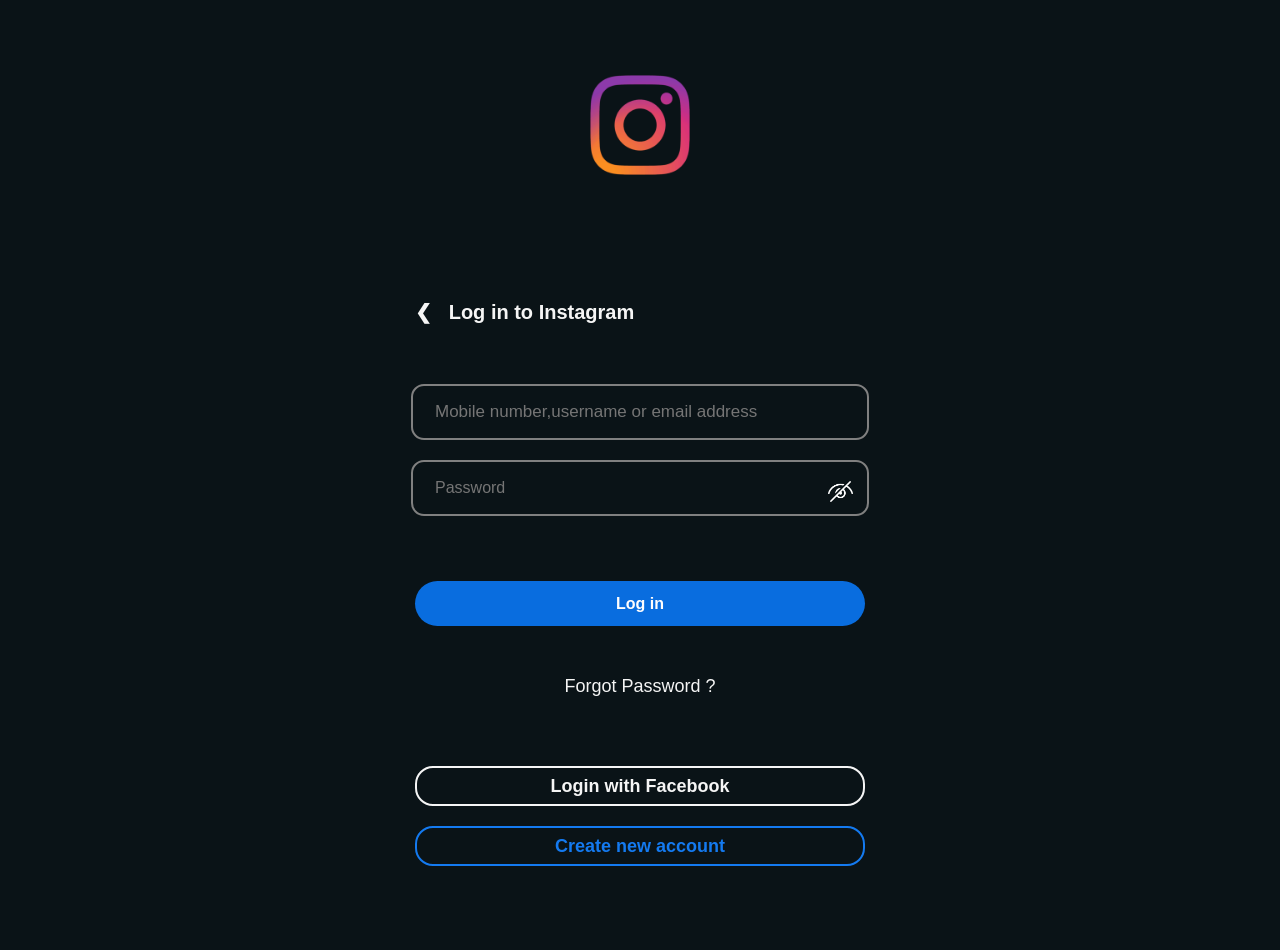
<file: index.html>
<!DOCTYPE html>
<html>
<head>

<link rel="stylesheet" href="styles/instagram-login-page.css">
<link rel="icon" href="images/Instagram_icon.png" type="image/x-icon">
<link rel="stylesheet" href="styles/basic.css">
<meta name="viewport" content="width=device-width, initial-scale=0.6">
<title>Instagram</title>

</head>


<body style="background-color: #0A1317;">
   
<div class="main-div" >

         <div  style="background-color: black;height: 950px;">

         <div>
            <img src="images/insta_logo.png" class="logo" alt="">
         </div>
            <div>
                  <div>
                     <p class="text_1">See everyday moments from</p>
                     
                  </div>
                  <div>
                     <p class="your_text">your&nbsp</p>
                     <p class="color_text">close friends.</p>

                  </div>

                  <div class="input-div" >
                     <img class="image_1"  src="images/image.png" alt="">

                  </div>


            </div>
            
            </div>
            
            <div style="background-color: rgb(51, 51, 45);"></div>
            <div style="background-color: #0A1317;height: 900px;">
         
         <div class="content-div">
            <div class="logo-div input-div">
                     <img src="images/insta_logo.png"
                     alt="" class="insta-logo">
            </div> 
            <div class="login-text">
               <p class="login_to_instagram_text">&#10094 &nbsp Log in to Instagram</p>
            </div>    
                  

            <div class="input-div">
                  <input class="username input-username" 
                  id="username"
                  onkeydown="keydown(event);"            
                  type="text"
                  placeholder="Mobile number,username or email address">

            </div>
         
            <div
                  class="password-div input-div" >
                  <button class="show-button"
                  onclick="showpassword();">
                  <img id="show-img"
                  class="show-img" 
                  src="images/hide.png"             
                  alt=""
                  ></button>

                  <input type="password"
                  onkeydown="keydown(event);"
                  id="password"
                  class="password input-password"            
                  placeholder="Password">
                  <p class="incorrect-password"></p>
                  
            </div>
            <div >
                  
                     
               
                  <button onclick="incorrect();accountPage();colorchange()"
                  class="login_button"
                  id="loginButton"           
                  >Log in </button>

         
            </div>

            <div class="input-div">
            
                  <a href="forgot-password-page.html">
                     <button class="forgot_password_text">
                        Forgot Password ?</button>
                  </a> 
            </div>
            <div class="input-div">
            
                  <a href="facebook-login.html">
                     <button class="login_with_facebook_button">
                        Login with Facebook</button>
                     </a>         
            </div>
            <div class="input-div">
                  <a href="create-account-page.html">
                     <button class="create_new_account_button">
                        Create new account </button>
                  </a>         
            </div>

            
            </div>
            </div>
      


</div>


<div class="bottom-border"></div > 

<div class="contact-div">
   

   <div style="display: inline;">
      <p class="peras">Meta</p>
      <p class="peras">About</p>
      <p class="peras">Helo</p>
      <p class="peras">API</p>
      <p class="peras">Jobs</p>
      <p class="peras">Privacy</p>
      <p class="peras">Blog</p>
      <p class="peras">Terms</p>
      <p class="peras">Locations</p>
      <p class="peras">Instagram Lite</p>
      <p class="peras">Meta AI</p>
      <p class="peras">Threads</p>
      <p class="peras">Contact Uploading & Non-Users</p>
      <p class="peras">Meta Verified</p>
      
      
   </div>

 
</div>

<div class="contact-div" >

 

   <p class="peras">English &#8964</p>
   <p class="peras"> &#169 2026 Instagram From Meta</p>



</div>

<script src="js/basic.js"></script>
<script src="js/profile-page.js"></script>

</body>
</html>
</file>
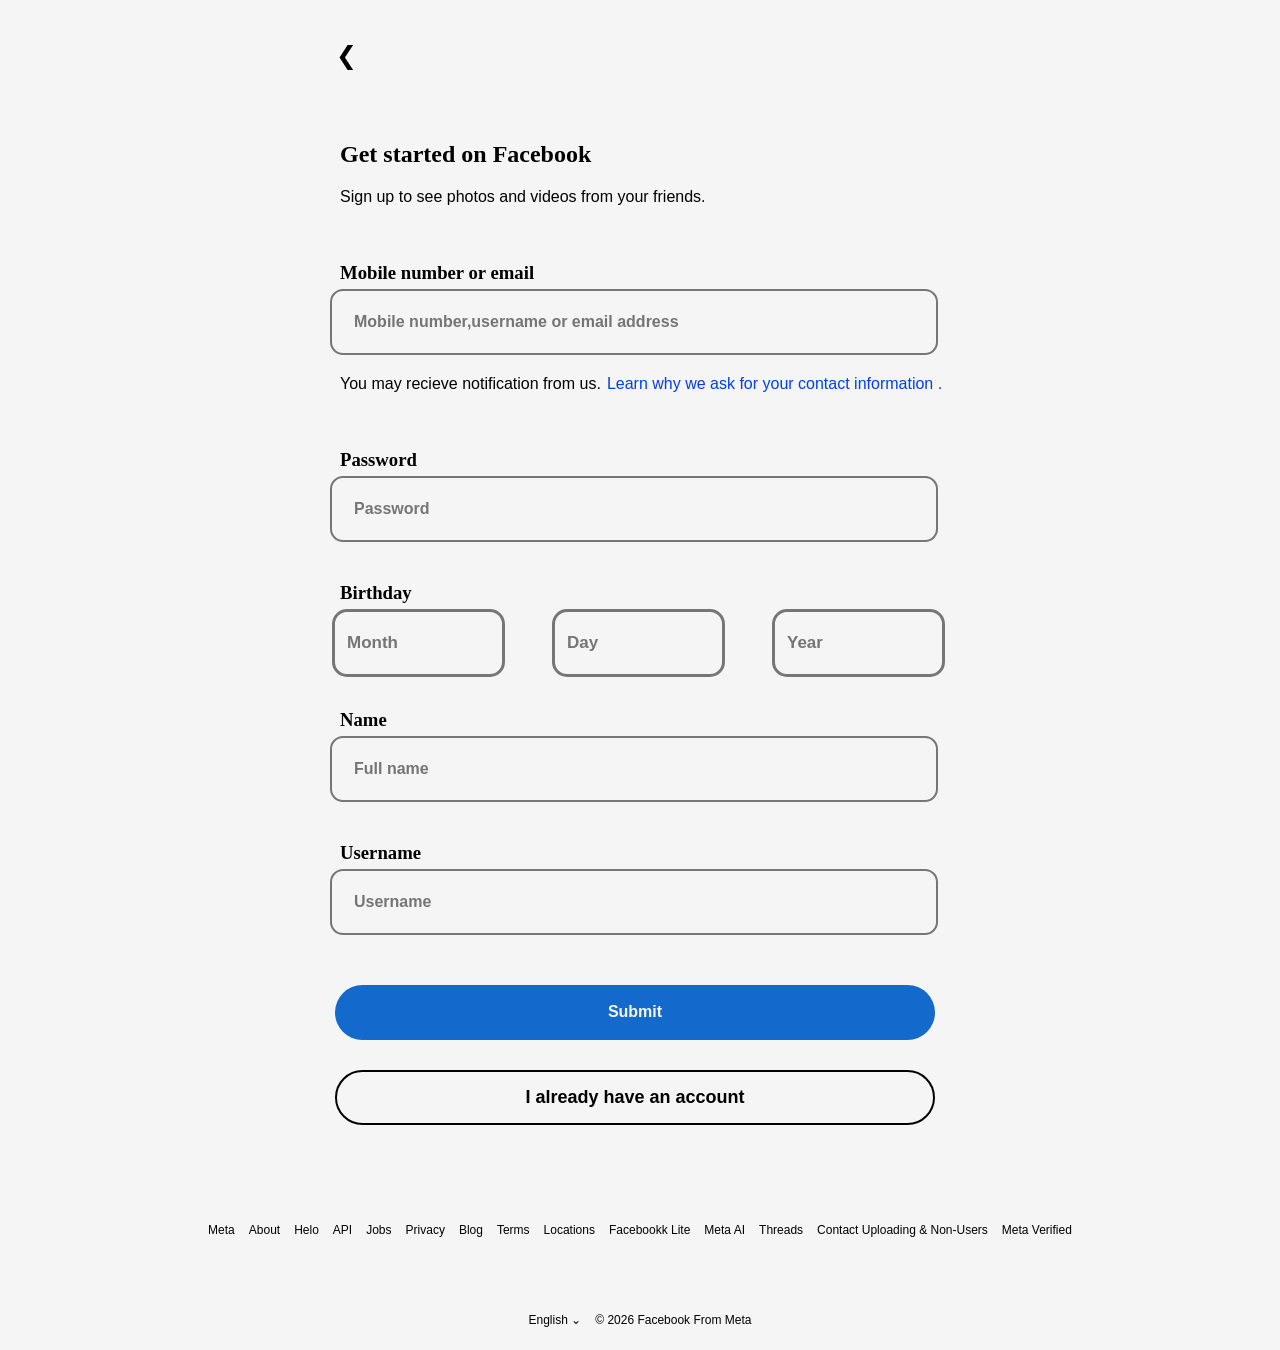
<file: create-account-page-facebook.html>
<!DOCTYPE html>
<html>

<head>
<link rel="stylesheet" href="styles/create-account-facebook.css">
<link rel="icon" href="images/facebook-logo.png" type="image/x-icon">


<title>Facebook</title>

</head>
<body>
    
    <div style="display: grid;
        grid-template-columns: 1fr 800px 1fr;
        height: 1200px;
        background-color: whitesmoke;">

        <div style="background-color:whitesmoke" >


        </div>
        <div>
            <div>
                <a href="facebook-login.html"><button class="back-button">&#10094</button></a>
                </div>
                <div><h2 style="color: black;
                padding-left: 100px;">Get started on Facebook</h2></div>

                <div>
                    <p>Sign up to see photos and videos from your friends.</p>
                </div>
                <div>
                    <h3>Mobile number or email</h3>
                </div>

                

            <div>
                <input class="username" type="text" placeholder="Mobile number,username or email address">
            </div>

            <div>
                    <div style="display: inline-block;"><p>You may recieve notification from us.</p></div>
                    <div style="display: inline-block;"><p class="blue-font">Learn why we ask for your contact information .</p></div>
            </div>

                <div><h3>Password</h3></div>

        <div >
            <input type="password" class="username" type="text" placeholder="Password">
        </div>

        <div><h3>Birthday</h3></div>

        <div style="display: flex;
        flex-direction: row;
        width: 600px;
        margin-left: 45px;

        
        
        height: 60px;">
            <div>
                <label for="month"></label>
                <input class="dob" list="months" name="month" id="month" placeholder="Month">
                <datalist id="months">
                    <option value="January"></option>
                    <option value="February"></option>
                    <option value="March"></option>
                    <option value="April"></option>
                    <option value="May"></option>
                    <option value="June"></option>
                    <option value="July"></option>
                    <option value="August"></option>
                    <option value="September"></option>
                    <option value="October"></option>
                    <option value="November"></option>
                    <option value="December"></option>
                </datalist>
            </div>
            <div>
                <label for="days"></label>
                <input class="dob" list="days" name="day" id="day" placeholder="Day">
                <datalist id="days">
                    <option value="01"></option>
                    <option value="02"></option>
                    <option value="03"></option>
                    <option value="04"></option>
                    <option value="05"></option>
                    <option value="06"></option>
                    <option value="07"></option>
                    <option value="08"></option>
                    <option value="09"></option>
                    <option value="10"></option>
                    <option value="11"></option>
                    <option value="12"></option>
                    <option value="13"></option>
                    <option value="14"></option>
                    <option value="15"></option>
                    <option value="16"></option>
                    <option value="17"></option>
                    <option value="18"></option>
                    <option value="19"></option>
                    <option value="20"></option>
                    <option value="21"></option>
                    <option value="22"></option>
                    <option value="23"></option>
                    <option value="24"></option>
                    <option value="25"></option>
                    <option value="26"></option>
                    <option value="27"></option>
                    <option value="28"></option>
                    <option value="29"></option>
                    <option value="30"></option>
                    <option value="31"></option>
                </datalist>
            </div>
            <div>
                <label for="year"></label>
                <input class="dob" list="years" name="year" id="year" placeholder="Year">
                <datalist id="years">
                  
                        <option value="1997"></option>
                        <option value="1998"></option>
                        <option value="1999"></option>
                        <option value="2000"></option>
                        <option value="2001"></option>
                        <option value="2002"></option>
                        <option value="2003"></option>
                        <option value="2004"></option>
                        <option value="2005"></option>
                        <option value="2006"></option>
                        <option value="2007"></option>
                        <option value="2008"></option>
                </datalist>
            </div>
        </div>

        <div><h3>Name</h3></div>
        <div><input class="username" type="text" placeholder="Full name"></div>


        <div><h3>Username</h3></div>
        <div><input class="username" type="text" placeholder="Username"></div>

       

        <div>
            <button class="submit-button">Submit</button>
        </div>
        <div>
            <a
             href="facebook-login.html">
            <button class="already-have-an-account-button">
            I already have an account</button>
            </a>
        </div>



        </div>
        
        <div style="background-color:whitesmoke">

        </div>


        



    </div>

     <div style="height: 80px;padding-top: 20px;display: flex;justify-content: space-between;background-color: whitesmoke;">
   <div></div>

   <div style="display: inline;">
      <p class="peras">Meta</p>
      <p class="peras">About</p>
      <p class="peras">Helo</p>
      <p class="peras">API</p>
      <p class="peras">Jobs</p>
      <p class="peras">Privacy</p>
      <p class="peras">Blog</p>
      <p class="peras">Terms</p>
      <p class="peras">Locations</p>
      <p class="peras">Facebookk Lite</p>
      <p class="peras">Meta AI</p>
      <p class="peras">Threads</p>
      <p class="peras">Contact Uploading & Non-Users</p>
      <p class="peras">Meta Verified</p>
      
      
   </div>

   <div></div>


</div>

<div style="height: 40px;padding-top: 10px;display: flex;justify-content: center;background-color:whitesmoke;">
<div></div>
 <div>
<p class="peras">English &#8964</p>
 <p class="peras"> &#169 2026 Facebook From Meta</p>

 </div>


 <div></div>
</div>



</div>
</body>

</html>
</file>
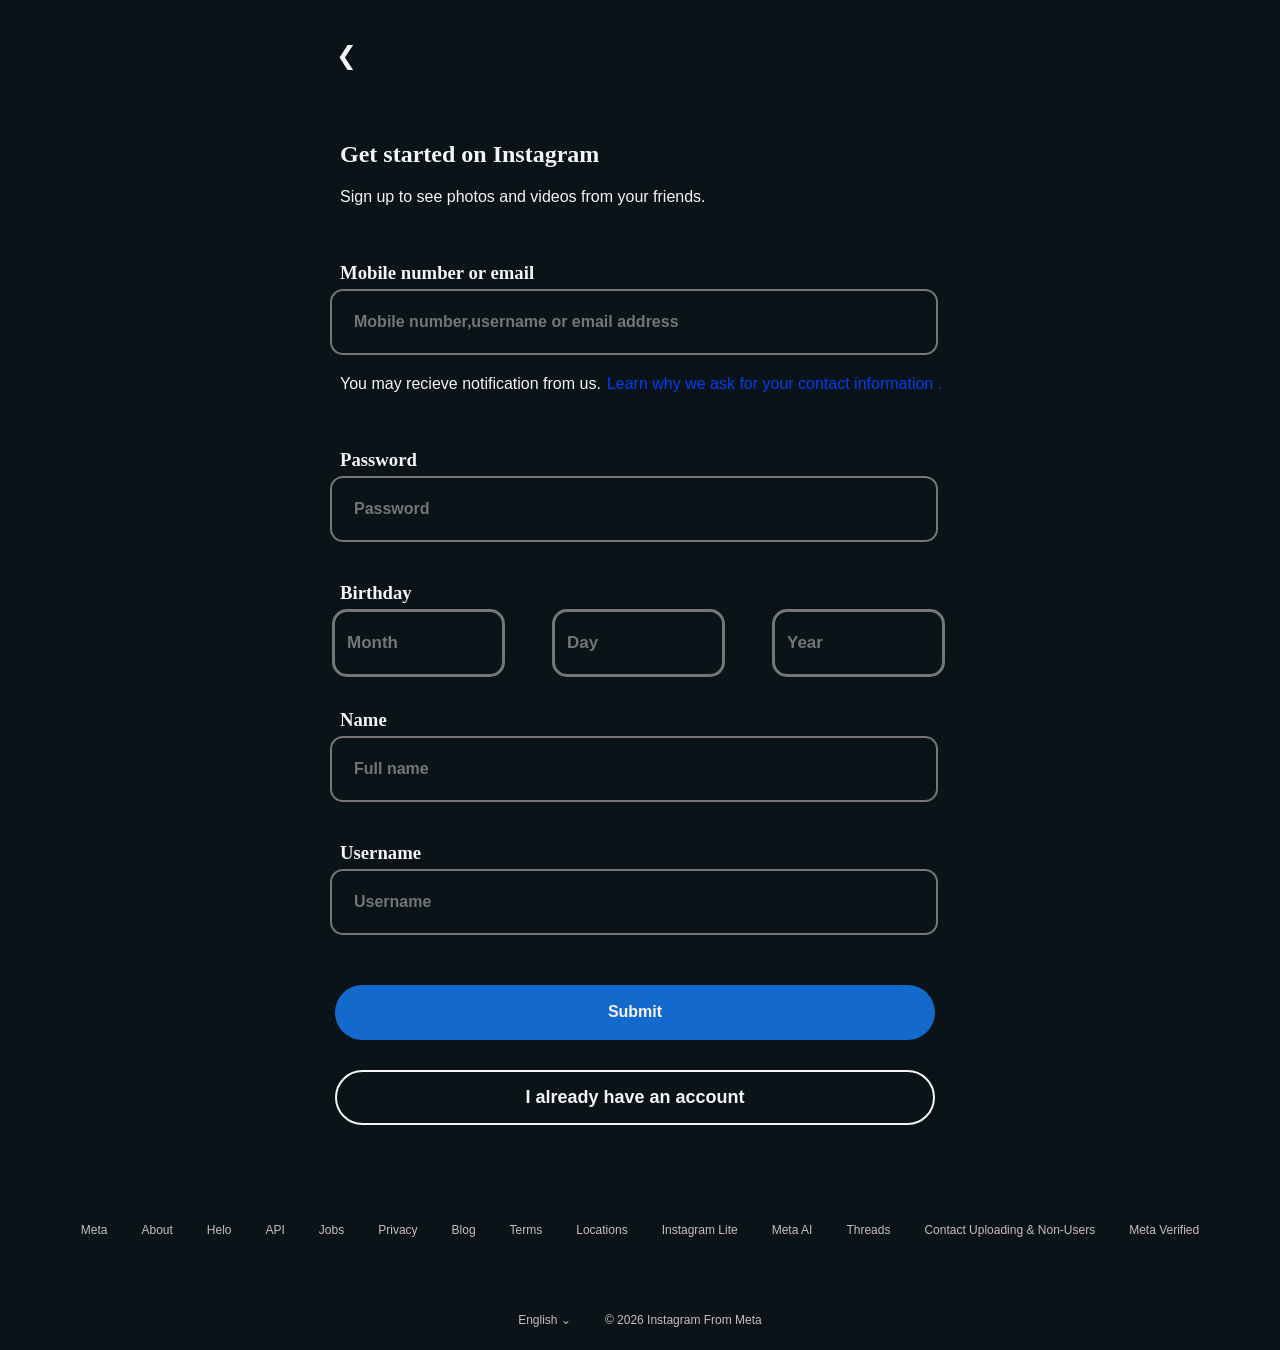
<file: create-account-page.html>
<!DOCTYPE html>
<html>

<head>
<link rel="stylesheet" href="styles/create-account.css">
<link rel="stylesheet" href="styles/basic.css">
<link rel="icon" href="images/Instagram_icon.png" type="image/x-icon">


<title>Instagram</title>

</head>
<body>
    
    <div style="display: grid;
        grid-template-columns: 1fr 800px 1fr;
        height: 1200px;
        background-color: #0A1317;">

        <div style="background-color:#0A1317" >


        </div>
        <div>
            <div>
                    <a href="index.html"><button class="back-button">&#10094</button></a>
                </div>
                <div><h2 style="color: whitesmoke;
                padding-left: 100px;">Get started on Instagram</h2></div>

                <div>
                    <p>Sign up to see photos and videos from your friends.</p>
                </div>
                <div>
                    <h3>Mobile number or email</h3>
                </div>

                

            <div>
                <input class="username" type="text" placeholder="Mobile number,username or email address">
            </div>

            <div>
                    <div style="display: inline-block;"><p>You may recieve notification from us.</p></div>
                    <div style="display: inline-block;"><p class="blue-font">Learn why we ask for your contact information .</p></div>
            </div>

                <div><h3>Password</h3></div>

        <div >
            <input type="password" class="username" type="text" placeholder="Password">
        </div>

        <div><h3>Birthday</h3></div>

        <div style="display: flex;
        flex-direction: row;
        width: 600px;
        margin-left: 45px;

        
        
        height: 60px;">
            <div>
                <label for="month"></label>
                <input class="dob" list="months" name="month" id="month" placeholder="Month">
                <datalist id="months">
                    <option value="January"></option>
                    <option value="February"></option>
                    <option value="March"></option>
                    <option value="April"></option>
                    <option value="May"></option>
                    <option value="June"></option>
                    <option value="July"></option>
                    <option value="August"></option>
                    <option value="September"></option>
                    <option value="October"></option>
                    <option value="November"></option>
                    <option value="December"></option>
                </datalist>
            </div>
            <div>
                <label for="days"></label>
                <input class="dob" list="days" name="day" id="day" placeholder="Day">
                <datalist id="days">
                    <option value="01"></option>
                    <option value="02"></option>
                    <option value="03"></option>
                    <option value="04"></option>
                    <option value="05"></option>
                    <option value="06"></option>
                    <option value="07"></option>
                    <option value="08"></option>
                    <option value="09"></option>
                    <option value="10"></option>
                    <option value="11"></option>
                    <option value="12"></option>
                    <option value="13"></option>
                    <option value="14"></option>
                    <option value="15"></option>
                    <option value="16"></option>
                    <option value="17"></option>
                    <option value="18"></option>
                    <option value="19"></option>
                    <option value="20"></option>
                    <option value="21"></option>
                    <option value="22"></option>
                    <option value="23"></option>
                    <option value="24"></option>
                    <option value="25"></option>
                    <option value="26"></option>
                    <option value="27"></option>
                    <option value="28"></option>
                    <option value="29"></option>
                    <option value="30"></option>
                    <option value="31"></option>
                </datalist>
            </div>
            <div>
                <label for="year"></label>
                <input class="dob" list="years" name="year" id="year" placeholder="Year">
                <datalist id="years">
                  
                        <option value="1997"></option>
                        <option value="1998"></option>
                        <option value="1999"></option>
                        <option value="2000"></option>
                        <option value="2001"></option>
                        <option value="2002"></option>
                        <option value="2003"></option>
                        <option value="2004"></option>
                        <option value="2005"></option>
                        <option value="2006"></option>
                        <option value="2007"></option>
                        <option value="2008"></option>
                </datalist>
            </div>
        </div>

        <div><h3>Name</h3></div>
        <div><input class="username" type="text" placeholder="Full name"></div>


        <div><h3>Username</h3></div>
        <div><input class="username" type="text" placeholder="Username"></div>

       

        <div>
            <button class="submit-button">Submit</button>
        </div>
        <div>
            <a href="index.html">            <button class="already-have-an-account-button">I already have an account</button>
</a>
        </div>



        </div>
        
        <div style="background-color:#0A1317">

        </div>


        



    </div>

     <div style="height: 80px;padding-top: 20px;display: flex;justify-content: space-between;background-color: #0A1317;">
   <div></div>

   <div style="display: inline;">
      <p class="peras">Meta</p>
      <p class="peras">About</p>
      <p class="peras">Helo</p>
      <p class="peras">API</p>
      <p class="peras">Jobs</p>
      <p class="peras">Privacy</p>
      <p class="peras">Blog</p>
      <p class="peras">Terms</p>
      <p class="peras">Locations</p>
      <p class="peras">Instagram Lite</p>
      <p class="peras">Meta AI</p>
      <p class="peras">Threads</p>
      <p class="peras">Contact Uploading & Non-Users</p>
      <p class="peras">Meta Verified</p>
      
      
   </div>

   <div></div>


</div>

<div style="height: 40px;padding-top: 10px;display: flex;justify-content: center;background-color:#0A1317;">
<div></div>
 <div>
<p class="peras">English &#8964</p>
 <p class="peras"> &#169 2026 Instagram From Meta</p>

 </div>


 <div></div>
</div>



</div>
</body>

</html>
</file>
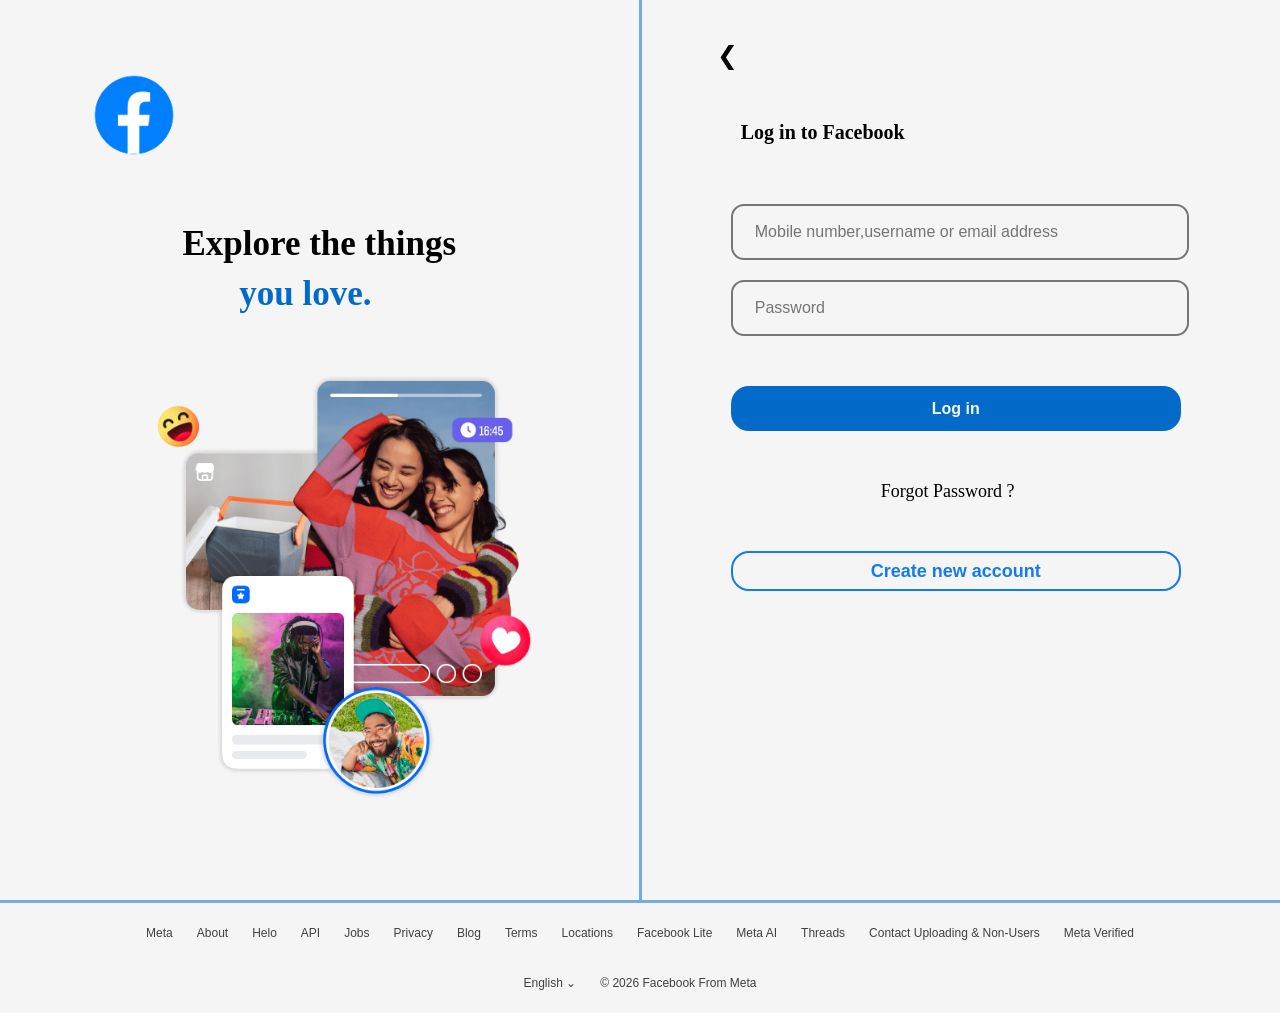
<file: facebook-login.html>
<!DOCTYPE html>
<html>
<head>

<link rel="stylesheet" href="styles/facebook-login.css">
<link rel="icon" href="images/facebook-logo.png" type="image/x-icon">
<link rel="stylesheet" href="styles/basic.css">

<title>Facebook</title>

</head>


<body >
   
<div style="display: grid;
grid-template-columns: 1fr 500px 1fr 3px 1fr 500px 1fr;
">

<div style="background-color: whitesmoke;"></div>
<div style="background-color:whitesmoke;height: 900px;">

   <div>
      <img src="images/facebook-logo.png" class="logo" alt="">
   </div>
      <div>
            <div>
                <p class="text_1">Explore the things</p>
                
            </div>
            <div>
               
               <p class="color_text">you love.</p>

            </div>

            <div>
               <img class="image_1"  src="images/facebook-img.png" alt="">

            </div>


      </div>
      
</div>
<div style="background-color: whitesmoke;"></div>
<div style="background-color: rgb(117, 173, 224);"></div>


<div style="background-color: whitesmoke;"></div>
<div style="background-color:whitesmoke ;height: 900px;">
   <div>
    <div>
      <a
       href="index.html">
       <button class="back-button">&#10094</button>
      
      </a>
   </div>
    
    <p class="login-to-facebook-text">&nbsp Log in to Facebook</p>
      <div>
            <input class="username" type="text" placeholder="Mobile number,username or email address">
        </div>
        <div >
            <input type="password" class="password" type="text" placeholder="Password">
        </div>
        <div>
            <button class="login_button">Log in </button>
        </div>
        <div>

         
<div>
    <a href="forgot-password-page-facebook.html"class="forgot_password_text">Forgot Password ?
</a>
</div>          
        </div>
        
        <div>
<a href="create-account-page-facebook.html"><button class="create_new_account_button">Create new account </button>
</a>         
        </div>

       
</div>
</div>
<div style="background-color: whitesmoke;"></div>


</div>

     
   
</div>


<div>

<div style="height: 3px;background-color:rgb(117, 173, 224);"></div > 

</div>


<div style="height: 40px;padding-top: 20px;display: flex;justify-content: space-between;">
   <div></div>

   <div style="display: inline;">
      <p class="peras-1">Meta</p>
      <p class="peras-1">About</p>
      <p class="peras-1">Helo</p>
      <p class="peras-1">API</p>
      <p class="peras-1">Jobs</p>
      <p class="peras-1">Privacy</p>
      <p class="peras-1">Blog</p>
      <p class="peras-1">Terms</p>
      <p class="peras-1">Locations</p>
      <p class="peras-1">Facebook Lite</p>
      <p class="peras-1">Meta AI</p>
      <p class="peras-1">Threads</p>
      <p class="peras-1">Contact Uploading & Non-Users</p>
      <p class="peras-1">Meta Verified</p>
      
      
   </div>

   <div></div>


</div>

<div style="height: 40px;padding-top: 10px;display: flex;justify-content: center;">
<div></div>
 <div>
<p class="peras-1">English &#8964</p>
 <p class="peras-1"> &#169 2026 Facebook From Meta</p>

 </div>


 <div></div>
</div>



</body>


</html>
</file>
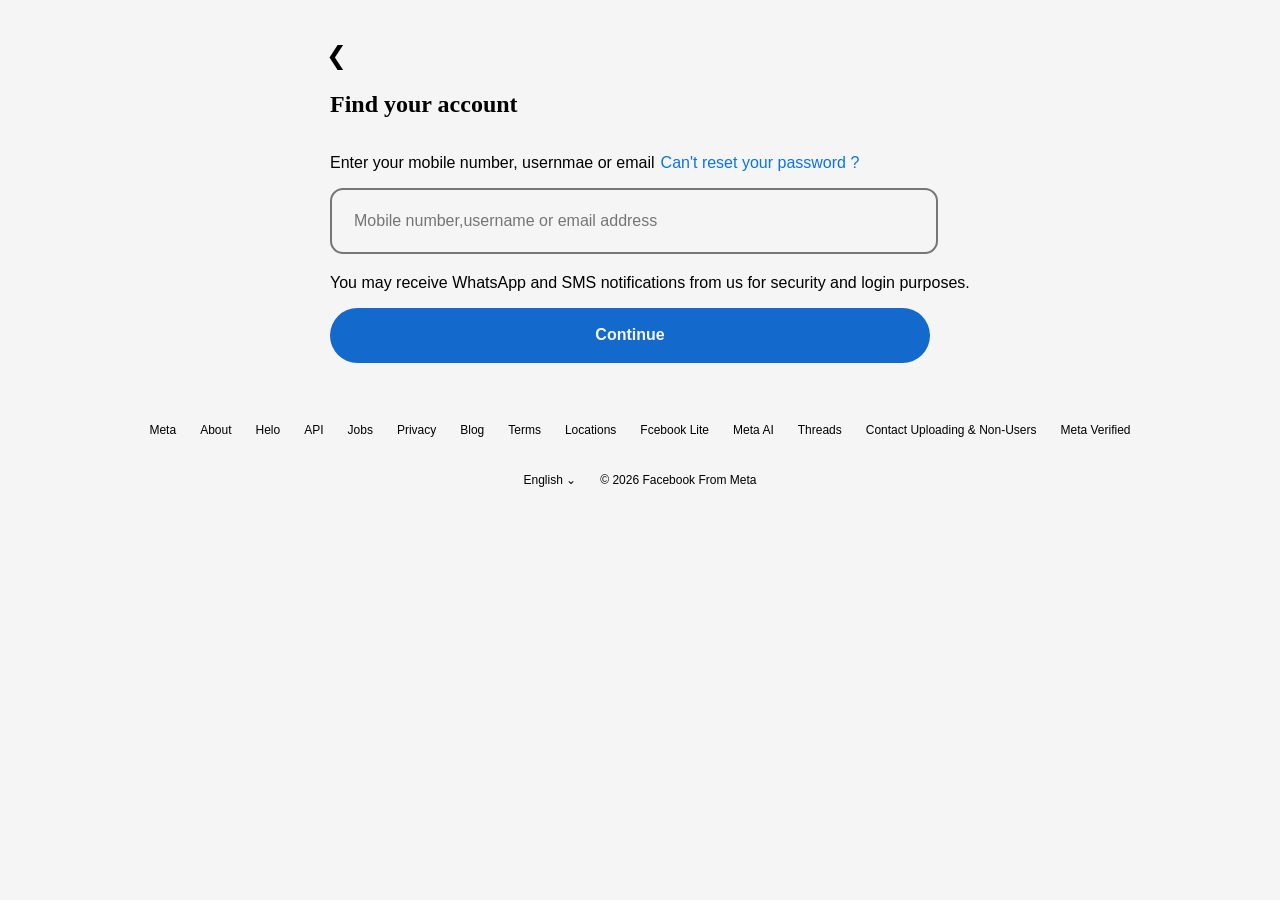
<file: forgot-password-page-facebook.html>
<!DOCTYPE html>
<html>

<head>

<link rel="stylesheet" href="styles/forgot-password-facebook.css">
<link rel="icon" href="images/facebook-logo.png" type="image/x-icon">

<meta name="viewport" content="width=device-width, initial-scale=1.0">
<title>Instagram</title>

</head>

<body >

        <div style="display: grid;
        grid-template-columns: 1fr 900px 1fr;
        height: 400px;">
            <div style="background-color: whitesmoke;">

            </div>
            <div style="background-color: whitesmoke;">

                <div>
                    <a href="facebook-login.html"><button class="back-button">&#10094</button></a>
                </div>
                <div><h2 style="color: black;
                padding-left: 140px;">Find your account</h2></div>
                <div>

                    <div  style="display: inline-block;">
                        <p>Enter your mobile number, usernmae or email</p>

 
                    </div>
                    <div  style="display: inline-block;">
                        <p class="reset-your-password">Can't reset your password ?</p>
                    </div>

                </div>
                <div>
            <div>
                <input class="username" type="text" placeholder="Mobile number,username or email address">
            </div>
                </div>
                <div>
                    <p>You may receive WhatsApp and SMS notifications from us for security and login purposes.</p>
                </div>
                <div>
                <div>
                <button class="login_button">Continue</button>
                </div>
                </div>

            </div>
            <div style="background-color: whitesmoke;">
                
            </div>

        </div>

        <div style="height: 40px;padding-top: 20px;display: flex;justify-content: space-between;">
   <div></div>

   <div style="display: inline;">
      <p class="peras">Meta</p>
      <p class="peras">About</p>
      <p class="peras">Helo</p>
      <p class="peras">API</p>
      <p class="peras">Jobs</p>
      <p class="peras">Privacy</p>
      <p class="peras">Blog</p>
      <p class="peras">Terms</p>
      <p class="peras">Locations</p>
      <p class="peras">Fcebook Lite</p>
      <p class="peras">Meta AI</p>
      <p class="peras">Threads</p>
      <p class="peras">Contact Uploading & Non-Users</p>
      <p class="peras">Meta Verified</p>
      
      
   </div>

   <div></div>


</div>
<div style="height: 40px;padding-top: 10px;display: flex;justify-content: center;">
<div></div>
 <div>
<p class="peras">English &#8964</p>
 <p class="peras"> &#169 2026 Facebook From Meta</p>

 </div>


 <div></div>
</div>
        

</body>
</html>
</file>
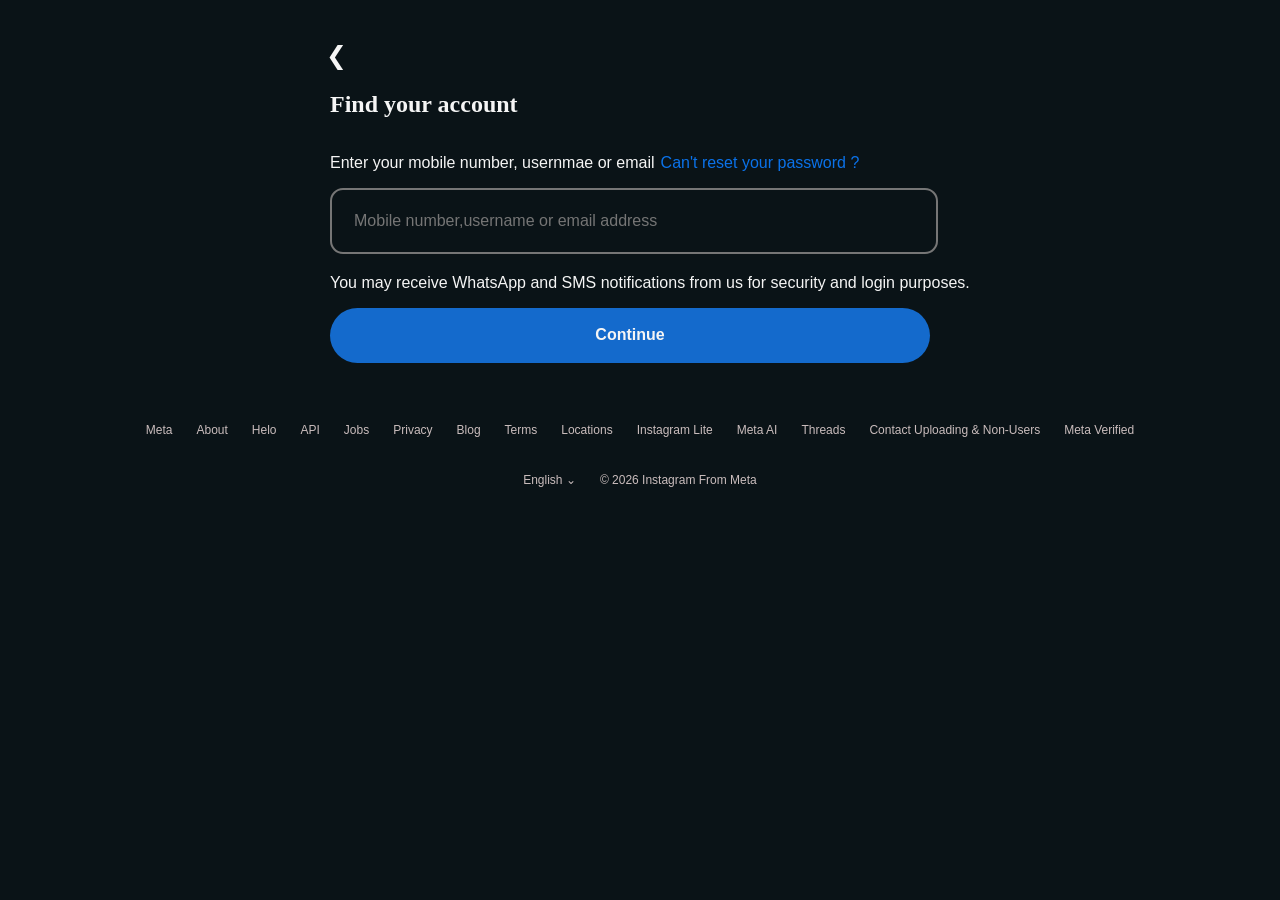
<file: forgot-password-page.html>
<!DOCTYPE html>
<html>

<head>

<link rel="stylesheet" href="styles/forgot-password.css">
<link rel="icon" href="images/Instagram_icon.png" type="image/x-icon">
<link rel="stylesheet" href="styles/basic.css">
<meta name="viewport" content="width=device-width, initial-scale=1.0">
<title>Instagram</title>

</head>

<body >

        <div style="display: grid;
        grid-template-columns: 1fr 900px 1fr;
        height: 400px;">
            <div style="background-color: #0A1317;">

            </div>
            <div style="background-color: #0A1317;">

                <div>
                    <a href="index.html"><button class="back-button">&#10094</button></a>
                </div>
                <div><h2 style="color: whitesmoke;
                padding-left: 140px;">Find your account</h2></div>
                <div>

                    <div  style="display: inline-block;">
                        <p>Enter your mobile number, usernmae or email</p>

 
                    </div>
                    <div  style="display: inline-block;">
                        <p class="reset-your-password">Can't reset your password ?</p>
                    </div>

                </div>
                <div>
            <div>
                <input class="username" type="text" placeholder="Mobile number,username or email address">
            </div>
                </div>
                <div>
                    <p>You may receive WhatsApp and SMS notifications from us for security and login purposes.</p>
                </div>
                <div>
                <div>
                <button class="login_button">Continue</button>
                </div>
                </div>

            </div>
            <div style="background-color: #0A1317;">
                
            </div>

        </div>

        <div style="height: 40px;padding-top: 20px;display: flex;justify-content: space-between;">
   <div></div>

   <div style="display: inline;">
      <p class="peras">Meta</p>
      <p class="peras">About</p>
      <p class="peras">Helo</p>
      <p class="peras">API</p>
      <p class="peras">Jobs</p>
      <p class="peras">Privacy</p>
      <p class="peras">Blog</p>
      <p class="peras">Terms</p>
      <p class="peras">Locations</p>
      <p class="peras">Instagram Lite</p>
      <p class="peras">Meta AI</p>
      <p class="peras">Threads</p>
      <p class="peras">Contact Uploading & Non-Users</p>
      <p class="peras">Meta Verified</p>
      
      
   </div>

   <div></div>


</div>
<div style="height: 40px;padding-top: 10px;display: flex;justify-content: center;">
<div></div>
 <div>
<p class="peras">English &#8964</p>
 <p class="peras"> &#169 2026 Instagram From Meta</p>

 </div>


 <div></div>
</div>
        

</body>
</html>
</file>
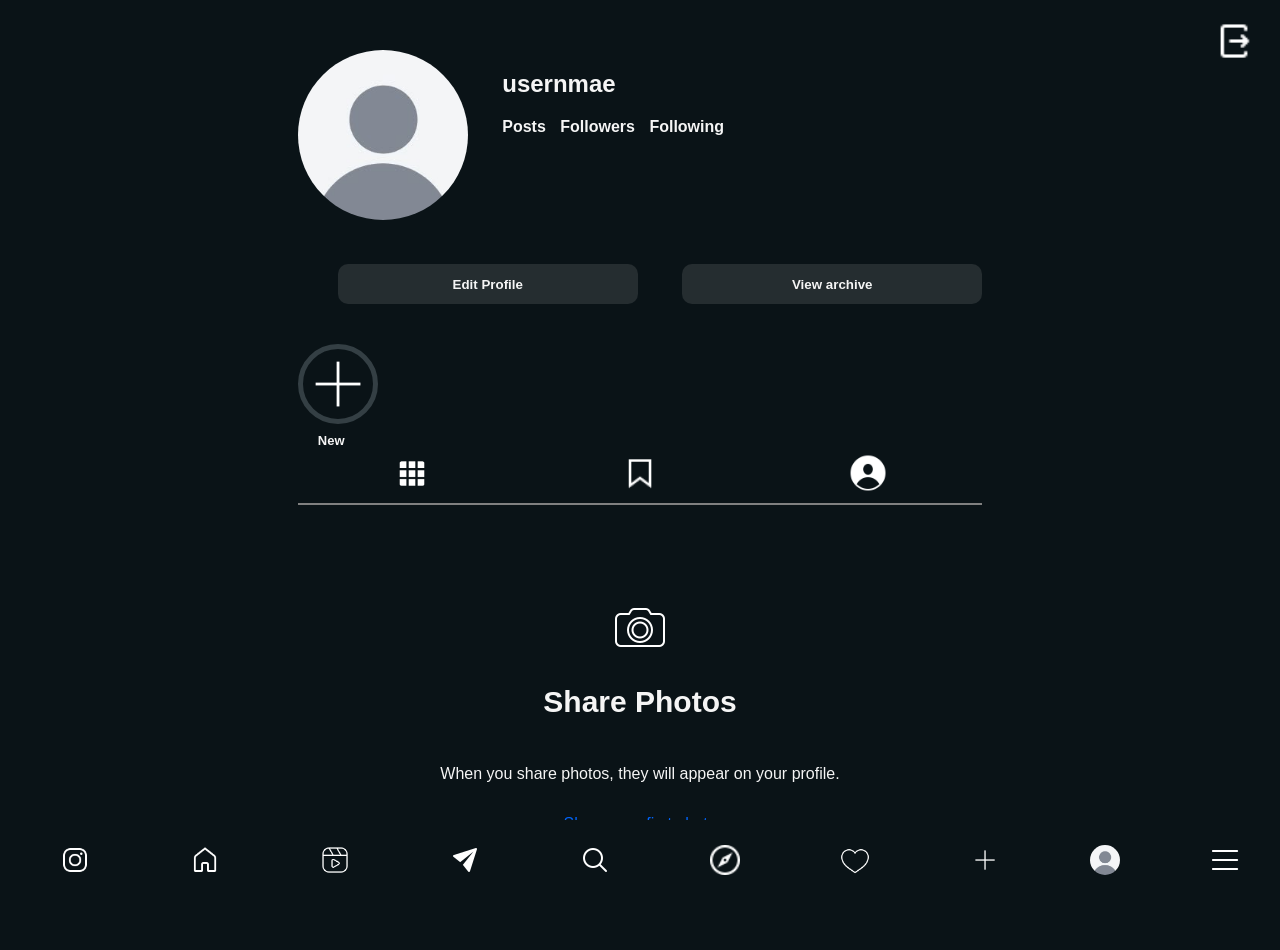
<file: profile-page.html>
<!DOCTYPE html>
<html>
<head>

<link rel="stylesheet" href="styles/profile-page.css">
<link rel="icon" href="images/Instagram_icon.png" type="image/x-icon">
<link rel="stylesheet" href="styles/basic.css">
<meta name="viewport" content="width=device-width, initial-scale=0.4">

<title>Instagram</title>

</head>


<body>
 
  <section id="main-profile-div">
  
  <nav class="navigation-bar">
    <img class="nav-icons"  src="images/icons8-instagram-48.png" alt="">
    <img class="nav-icons" src="images/icons8-home-48.png" alt="">
    <img class="nav-icons" src="images/icons8-instagram-reels-50.png" alt="">
    <img class="nav-icons" src="images/icons8-email-send-30.png" alt="">
    <img class="nav-icons" src="images/icons8-search-30.png" alt="">
    <img class="nav-icons" src="images/icons8-compass-24.png" alt="">
    <img class="nav-icons" src="images/icons8-heart-50.png" alt="">
    <img class="nav-icons" src="images/icons8-plus-math-50.png" alt="">
    <img class="nav-profile" id="nav-profile-dp" src="dps/teja-dp.jpg" alt="">
    <img class="nav-icons" src="images/icons8-menu-50.png" >
    
    



  </nav>
<div style="position: relative;">
  <div id="logout-div" >
    
     <button style="background-color: transparent;
     border: none;" id="logout-button">
      <img src="images/icons8-logout-24.png"
       alt="" class="logout-img"></button>

    </div>
  </div>
  
  

  
   
    <div style="display: flex;
     justify-content: center;
      height: 900px;
      min-width: 700px;
      padding-top: 50px;
     "
      class="main-div">
      <div class="info-div">

          

          <div style="margin-bottom: 40px;">


              <div style="display: inline-block;">

                <img class="dp" id = "profile-dp" src="dps/teja-dp.jpg" alt="">
                
              </div>

              <div class="info-div" style="display: inline-block;
              color: whitesmoke;
              vertical-align: top;
              margin-left: 30px;">
                <h2 id="account-username">usernmae</h2>
                <p class="user-name" id="account-name"></p>

                <div>
                    <p class="info" id="posts">Posts</p>
                    <p class="info" id="followers">Followers</p>
                    <p class="info" id="following">Following</p>
                    <p class="info-bio" id="bio"></p>

                </div>


              </div>

          </div>


          
          <div style="margin-bottom: 40px;">
            <button class="profile-button">Edit Profile</button>
            <button class="profile-button">View archive</button>
          </div>

          <div>
            <img class="highlights" src="images/icons8-plus-math-50.png" alt="">
            <p class="highlights-new">New</p>
          </div>


          <div style="display: flex;
          justify-content: space-around;
          margin-bottom: 10px;">

            <img class="grid-icons" src="images/icons8-grid-64.png" alt="">
            <img class="grid-icons" src="images/icons8-bookmark-32.png" alt="">
            <img class="grid-icons" src="images/icons8-profile-48.png" alt="">
            
          </div>

          <div style="background-color: grey;height: 2px;margin-bottom: 100px;"></div>

          <div>

            <div class="bottom-part"><img style="width: 50px;" src="images/icons8-camera-50.png" alt=""></div>
            <div class="bottom-part"><p class="share-photos-text">Share Photos</p></div>
            <div class="bottom-part"><p class="on-your-profile-text">When you share photos, they will appear on your profile.</p></div>
            <div class="bottom-part"><p class="share-your-pic-text">Share your first photo</p></div>
          </div>



      </div>
      

    </div>

    <div class="contact-div">
   

   <div style="display: inline;">
      <p class="peras">Meta</p>
      <p class="peras">About</p>
      <p class="peras">Helo</p>
      <p class="peras">API</p>
      <p class="peras">Jobs</p>
      <p class="peras">Privacy</p>
      <p class="peras">Blog</p>
      <p class="peras">Terms</p>
      <p class="peras">Locations</p>
      <p class="peras">Instagram Lite</p>
      <p class="peras">Meta AI</p>
      <p class="peras">Threads</p>
      <p class="peras">Contact Uploading & Non-Users</p>
      <p class="peras">Meta Verified</p>
      
      
   </div>

   


</div>

<div class="contact-div" >

 <div>
<p class="peras">English &#8964</p>
 <p class="peras"> &#169 2026 Instagram From Meta</p>

 </div>
 
 
    <script src="js/basic.js"></script>
    <script src="js/profile-page.js"></script>


</section>
    

    <div class="logout-popup-div" id="popup">
      <h3 class="confirm-text">Confirm to logout ... </h3>
      <a href="index.html"><button class="confirm-button">Confirm</button></a>
      
  </div>

</body>


</html>
</file>
<file: styles/instagram-login-page.css>
*{
         margin: 0%;
         font-family: Arial;
      }
      .main-div{

         display: grid;
         grid-template-columns: 1fr 3px 1fr;
                 
      }
      button{
         transition: all 0.4s ease;
      }
      input{
         border-color: grey;
      }
           
      input:focus{
         height: 50px;
         border-color: whitesmoke;
                  
      }
  
      .content-div{
         display: flex;
         flex-direction: column;
         
         justify-content: center;
         align-items: center;
        
      }
     
     .login_button{
        background-color: rgb(9, 109, 223);
        color: rgb(255, 253, 253);
        border: none;
        height: 45px;
        width: 450px;
        border-radius: 23px;
        font-weight: bold;
        font-size: 16px;
        display: block;
        cursor: pointer;
        margin-top: 50px;
        
     }
    
     .loading-img{
      width: 50px;
      padding-top: -10px;
     }

     .username{

        height: 50px;
        width: 450px;
        border-width: 2.3px;
        border-radius: 13px;
        border-style: solid;
        font-family: arial;
        font-size: 17px;   
        margin-top: 50px;
        background: none;
        color: #dae0e2;
        display: block;
        margin-bottom: 20px;
        text-indent: 20px;
         
     }
     
     .login_button:hover,
     .show-button:hover,
     .create_new_account_button:hover,
     .login_with_facebook_button:hover,
     .forgot_password_text:hover{
      transform: scale(1.05);
     }
     .login_button:active,
     .show-button:active,
     .create_new_account_button:active,
     .forgot_password_text:active,
     .login_with_facebook_button:active{
   
      transform: scale(0.98);
    
     }

     .password{

        height: 50px;
        width: 450px;
        border-radius: 13px;
        border-style: solid;
        text-indent: 20px;
        font-family: arial;
        font-size: 16px;
        color: #dae0e2;
        background: none;
        display: block;
        border-width: 2.3px;

         
     }
     .password-div{

      position: relative;
      display: inline-block;

     }
     .show-button{
      position: absolute;
      right: 10px;
      top: 18px;
      background-color: transparent;
      border: none;

     }
     .show-img{
      width: 25px;
      
     }
     .incorrect-password{
      color: rgb(248, 5, 5);
      margin: 15px 20px;
      font-size: 13px;
      font-weight: 700;
      
     }

   

     .forgot_password_text{
     
      font-size: 18px;
      background: none;
      border: none;
      color: whitesmoke;
      width: 450px;
      height: 40px;
      margin-top: 40px;  
      margin-bottom: 40px;
      border-radius: 18px;
      cursor: pointer;
      text-decoration: none;
      
     }
    
     .forgot_password_text:hover,
     .login_with_facebook_button:hover,
     .create_new_account_button:hover
     {
      background-color: #111e24;
     }
     .forgot_password_text:active,
     .login_with_facebook_button:active,
     .create_new_account_button:active
     {
      background-color: #0b151a;
     }
     .login_to_instagram_text{
      display: block;
      color: whitesmoke;     
      font-weight: bold;
      font-size: 20px;
      padding-bottom: 10px;
      margin-top: 150px;
      cursor: pointer;
      width: 450px;
     }

     
     .login_with_facebook_button{
      
      background: none;
      width: 450px;
      height: 40px;
      border-style: solid;
      color: whitesmoke;
     
     
      font-weight: bolder;
      font-size: 18px;
      border-radius: 18px;
      border-color: whitesmoke;
      margin-bottom: 20px;
      margin-top: 20px;
      cursor: pointer;
      
     }
     
     
     .create_new_account_button{
      background: none;
      width: 450px;
      height: 40px;
      border-style: solid;
     
      
      font-family: arial;
      font-weight: bolder;
      font-size: 18px;
      border-radius: 18px;
      color:  rgb(20, 122, 240);
      border-color:  rgb(20, 122, 240);
      margin-bottom: 20px;
      cursor: pointer;
     }
     
     
     .logo{
        width: 130px;
        margin-top: 50px;
        margin-bottom: 20px;
        margin-left: 50px;
       
     }
     .insta-logo{
      width:0;
      

     }
     .logo-div{
      display: flex;
      justify-content: center;
      margin-top: 50px;
     }

     .image_1{
        display: block;
        width: 400px;
        margin: 70px;
         margin-top: 20px;
        
     }
     .text_1{
        display: block;
        color: whitesmoke;
        font-size: 35px;
        text-align: center;
        margin: 0px;  
        margin-top: 20px;
        margin-bottom: 20px;

     }
        .color_text{
         background: linear-gradient(to right,#ff8c00,#ff4500,#ff1494);
         -webkit-background-clip: text;
         background-clip: text;
         color: transparent;
         font-size: 35px;
         font-weight: bold;
         display: inline-block;
         margin: 0px;
        }
        
        .your_text{

            font-size: 35px;
            display: inline-block;
            color: whitesmoke;
            margin: 0px;
            margin-left: 220px;
            
        }
        .contact-div{

         height: 80px;
         padding-top: 20px;
         display: flex;
         flex: 1;
         justify-content: space-between;
         justify-content: center;
        
        }
        .bottom-border{
         height: 3.9px;
         background-color: rgb(51, 51, 45);
      
        }
        
        

        @media(max-width:1300px){
         .main-div{
            grid-template-columns: 0 0 1fr;
         }
         .insta-logo{
            width: 150px;
         }
         .login_to_instagram_text{
            margin-top:100px ;
         }
           .contact-div{
          display: none;
            
         }
         .bottom-border{
            height: 0;
         }
        
   }


        
        @media(max-width:500px){
         .main-div{
            grid-template-columns: 0 0 500px;

         }
         .insta-logo{
            width: 150px;
         }
         .login_to_instagram_text{
            margin-top:100px ;
         }
         .contact-div{
          display: none;
            
         }
         .bottom-border{
            display: none;
         }
        
         .bottom-border{
            height: 0;
         }
       
         
        
   }
</file>
<file: styles/basic.css>
.peras{

         display: inline;
         color: rgb(202, 189, 189);
         font-family: arial;
         font-size: 12px;
         padding: 10px;
         

        }
        .peras:hover{
         text-decoration: underline;
         cursor: pointer;

        }
        .peras-1{
            
         display: inline;
         color: rgb(65, 65, 65);
         font-family: arial;
         font-size: 12px;
         padding: 10px;

        }
        a{
            text-decoration: none;
        }
</file>
<file: styles/create-account-facebook.css>
body{
    margin: 0;
    background-color: #0A1317;
}

.dob{

    height: 60px;
    width: 600px;
    background-color: whitesmoke;
    border-style: solid;
    border-radius: 15px;
    border-width: 3px;
    text-indent: 10px;
    font-size: 17px;
    font-family: arial;
    font-weight:bold;
    color: black;
    width: 150px;
    margin-left:47px ;
    margin-right: 0px;
    padding-right: 15px;
    

}
p{
    display: inline-block;
    color: black;
    font-size: medium;
    font-family: arial;
    margin-left: 100px;
    margin-top: 0;
    
}


h3{
    color: black;
    margin: 0;
    margin-left: 100px;
    margin-bottom: 5px;
    margin-top: 40px;
}

.username{
        height: 60px;
        width: 600px;
        border-width: 2.3px;
        border-radius: 13px;
        border-style: solid;
        font-family: arial;
        font-size: 16px;
        margin-left: 90px;
        margin-right: 90px;
        background: none;
        color: black;
        display: block;
        margin-bottom: 20px;
        text-indent: 20px;
        font-weight: bold;
}
.blue-font{
    margin-left: 2px;
    color: rgb(0, 63, 238);
    display: inline;
    width: 600px;
    word-wrap:normal;
}
.blue-font:hover{
    text-decoration: underline;
}
.submit-button{
    
        background-color: rgb(20, 106, 204);
        color: whitesmoke;
        border: none;
        height: 55px;
        width: 600px;
        border-radius: 30px;
        font-weight: bold;
        font-size: 16px;
        margin-left:95px ;
        margin-right: 90px;
        cursor: pointer;
        display: block;
        cursor: pointer;
        margin-top: 50px;
        
       transition: box-shadow 0.15s,font-size 0.15s;

}
.submit-button:hover{
    background-color:rgb(71, 135, 209) ;
}

 .already-have-an-account-button{
      background: none;
      width: 600px;
      height: 55px;
      border-style: solid;
      color: black;
      margin-left:95px;
      margin-right: 20px;
      font-family: arial;
      font-weight: bolder;
      font-size: 18px;
      border-radius: 28px;
      border-color: black;
      margin-bottom: 20px;
      cursor: pointer;
      margin-top: 30px;
     }
     .already-have-an-account-button:hover{
        background-color: rgb(204, 204, 204);
     }

     .back-button{
    background: none;
    margin-left: 90px;
    border: none;
    color: black;
    font-size: 25px;
    margin-top: 40px;
    margin-bottom: 50px;
    width:30px;


    
}

.back-button:hover{
    border-radius: 20px;
    background-color:rgb(197, 197, 197) ;
   
}


.peras{

         display: inline;
         color: black;
         font-family: arial;
         font-size: 12px;
         margin: 5px;
         
        }
        .peras:hover{
         text-decoration: underline;
         cursor: pointer;

        }
</file>
<file: styles/create-account.css>
body{
    margin: 0;
    background-color: #0A1317;
}

.dob{

    height: 60px;
    width: 600px;
    background-color: #0A1317;
    border-style: solid;
    border-radius: 15px;
    border-width: 3px;
    text-indent: 10px;
    font-size: 17px;
    font-family: arial;
    font-weight:bold;
    color: whitesmoke;
    width: 150px;
    margin-left:47px ;
    margin-right: 0px;
    padding-right: 15px;
    

}
p{
    display: inline-block;
    color: whitesmoke;
    font-size: medium;
    font-family: arial;
    margin-left: 100px;
    margin-top: 0;
    
}


h3{
    color: whitesmoke;
    margin: 0;
    margin-left: 100px;
    margin-bottom: 5px;
    margin-top: 40px;
}

.username{
        height: 60px;
        width: 600px;
        border-width: 2.3px;
        border-radius: 13px;
        border-style: solid;
        font-family: arial;
        font-size: 16px;
        margin-left: 90px;
        margin-right: 90px;
        background: none;
        color: #dae0e2;
        display: block;
        margin-bottom: 20px;
        text-indent: 20px;
        font-weight: bold;
}
.blue-font{
    margin-left: 2px;
    color: rgb(0, 63, 238);
    display: inline;
    width: 600px;
    word-wrap:normal;
}
.blue-font:hover{
    text-decoration: underline;
}
.submit-button{
    
        background-color: rgb(20, 106, 204);
        color: whitesmoke;
        border: none;
        height: 55px;
        width: 600px;
        border-radius: 30px;
        font-weight: bold;
        font-size: 16px;
        margin-left:95px ;
        margin-right: 90px;
        cursor: pointer;
        display: block;
        cursor: pointer;
        margin-top: 50px;
        
       transition: box-shadow 0.15s,font-size 0.15s;

}
.submit-button:hover{
    background-color:rgb(71, 135, 209) ;
}

 .already-have-an-account-button{
      background: none;
      width: 600px;
      height: 55px;
      border-style: solid;
      color: whitesmoke;
      margin-left:95px;
      margin-right: 20px;
      font-family: arial;
      font-weight: bolder;
      font-size: 18px;
      border-radius: 28px;
      border-color: whitesmoke;
      margin-bottom: 20px;
      cursor: pointer;
      margin-top: 30px;
     }
     .already-have-an-account-button:hover{
        background-color: #223942;
     }

     .back-button{
    background: none;
    margin-left: 90px;
    border: none;
    color: whitesmoke;
    font-size: 25px;
    margin-top: 40px;
    margin-bottom: 50px;
    width:30px;


    
}

.back-button:hover{
    border-radius: 20px;
    background-color:#263d47 ;
   
}


.peras{

         display: inline;
         color: rgb(202, 189, 189);
         font-family: arial;
         font-size: 12px;
         margin: 5px;
         
        }
        .peras:hover{
         text-decoration: underline;
         cursor: pointer;

        }
</file>
<file: styles/facebook-login.css>
*{
         margin: 0%;
         background-color: whitesmoke;
      }
     .login_button{
        background-color: rgb(3, 106, 202);
        color: whitesmoke;
        border: none;
        height: 45px;
        width: 450px;
        border-radius: 18px;
        font-weight: bold;
        font-size: 16px;
        margin-left:20px ;
        margin-right: 20px;
        cursor: pointer;
        display: block;
        cursor: pointer;
        
       transition: box-shadow 0.15s,font-size 0.15s;
     }

     .username{

        height: 50px;
        width: 450px;
        border-width: 2.3px;
        border-radius: 13px;
        border-style: solid;
        font-family: arial;
        font-size: 16px;
        margin-left: 20px;
        margin-right: 20px;
        margin-top: 50px;
        background: none;
        color:black;
        display: block;
        margin-bottom: 20px;
        text-indent: 20px;
         
     }
     .username:hover,.password:hover{
      border-color: rgb(61, 61, 61);
     }
     .login_button:active{
   
      opacity: 90%;
      
     }

     .password{

       margin-bottom: 50px;
        height: 50px;
        width: 450px;
        border-radius: 13px;
        border-style: solid;
        text-indent: 20px;
        font-family: arial;
        font-size: 16px;
        color: black;
        margin-left: 20px;
        margin-right: 20px;
        background: none;
        display: block;
        border-width: 2.3px;

         
     }

     .background{
        background-color: #0A1317;
        padding-bottom: 0px;
        padding-left: 0px;
        padding-right: 120px;
        display:block;
        margin-left: 80px;
        
   
     }

     .forgot_password_text{
      display: block;
      font-style: bolder;
      font-size: 18px;
      background: none;
      border: none;
      color: black;
      width:fit-content;
      height: 30px;
      margin-top: 40px;
      margin-left: 20px;
      margin-right: 20px;
      margin-bottom: 40px;
      border-radius: 18px;
      cursor: pointer;
      text-decoration: none;
      margin-left: 20px;
      padding-left: 150px;
      padding-right: 150px;
      padding-top: 10px;
      padding-bottom: 0px;
      
     }
     .forgot_password_text:hover,
     .login_with_facebook_button:hover,
     .create_new_account_button:hover
     {
      background-color: white;
      
     }
     .forgot_password_text:active,
     .login_with_facebook_button:active,
     .create_new_account_button:active
     {
      background-color:white;
     }
     .login-to-facebook-text{
      display: block;
      color: black;
      margin-right: 100px;
      font-weight: bold;
      font-size: 20px;
      padding-bottom: 10px;
      padding-left:20px;
      text-align:left ;
      margin-top: 10px;
      margin-top: 50px;
      cursor: pointer;
     }

     
     .create_new_account_button{
      background: none;
      width: 450px;
      height: 40px;
      border-style: solid;
      margin-left: 20px;
      margin-right: 20px;
      font-family: arial;
      font-weight: bolder;
      font-size: 18px;
      border-radius: 18px;
      color:  rgb(20, 122, 240);
      border-color:  rgb(20, 122, 240);
      margin-bottom: 20px;
      cursor: pointer;
     }
     
     
     .logo{
        width: 130px;
        margin-top: 50px;
        margin-bottom: 20px;
       
     }

     .image_1{
        display: block;
        width: 500px;
        margin: 0px;
         margin-top: 20px;
        
     }
     .text_1{
        display: block;
        color: black;
        font-size: 35px;
        text-align: center;
        margin: 0px;  
        margin-top: 20px;
        margin-bottom: 10px;
        font-weight: bold;

     }
        .color_text{
         color: rgb(3, 106, 202);
         font-size: 35px;
         font-weight: bold;
         display: inline-block;
         padding-left: 170px;
         margin: 0px;
        }
        
        .your_text{

            font-size: 35px;
            display: inline-block;
            color: whitesmoke;
            margin: 0px;
            margin-left: 70px;
            
        }
        .peras{

         display: inline;
         color:#0A1317;
         font-family: arial;
         font-size: 12px;
         padding: 10px;

        }
        .peras:hover{
         text-decoration: underline;
         cursor: pointer;

        }

        .back-button{
    background: none;
    margin-left: 0px;
    border: none;
    color: black;
    font-size: 25px;
    margin-top: 40px;
    margin-bottom: 0px;
    width:30px;


    
}

.back-button:hover{
    border-radius: 20px;
    background-color:rgb(138, 138, 138) ;
}
</file>
<file: styles/forgot-password-facebook.css>
body{
    margin: 0;
    background-color: whitesmoke;
}


.username{

        height: 60px;
        width: 600px;
        border-width: 2.3px;
        border-radius: 13px;
        border-style: solid;
        font-family: arial;
        font-size: 16px;
        margin-left: 140px;
        margin-right: 140px;
        background: none;
        color:black;
        display: block;
        margin-bottom: 20px;
        text-indent: 20px;
}

.login_button{
        background-color: rgb(20, 106, 204);
        color: whitesmoke;
        border: none;
        height: 55px;
        width: 600px;
        border-radius: 30px;
        font-weight: bold;
        font-size: 16px;
        margin-left:140px ;
        margin-right: 140px;
        cursor: pointer;
        display: block;
        cursor: pointer;
        
       transition: box-shadow 0.15s,font-size 0.15s;
}
p{
    color: black;
    padding-left: 140px;
    font-family: arial;
    
}
.reset-your-password{
    color: rgb(11, 114, 233) ;
    padding-left: 2px;
}
.reset-your-password:hover{

text-decoration:underline;

}
.back-button{
    background: none;
    margin-left: 130px;
    border: none;
    color: black;
    font-size: 25px;
    margin-top: 40px;
    width:30px;


    
}
.back-button:hover{
    border-radius: 20px;
    background-color:rgb(209, 209, 209) ;
   
}

.peras{

         display: inline;
         color: black;
         font-family: arial;
         font-size: 12px;
         padding: 10px;
         font-weight: normal;

        }
         
        .peras:hover{
         text-decoration: underline;
         cursor: pointer;

        }
</file>
<file: styles/forgot-password.css>
body{
    margin: 0;
    background-color: #0A1317;
}


.username{

        height: 60px;
        width: 600px;
        border-width: 2.3px;
        border-radius: 13px;
        border-style: solid;
        font-family: arial;
        font-size: 16px;
        margin-left: 140px;
        margin-right: 140px;
        background: none;
        color: #dae0e2;
        display: block;
        margin-bottom: 20px;
        text-indent: 20px;
}

.login_button{
        background-color: rgb(20, 106, 204);
        color: whitesmoke;
        border: none;
        height: 55px;
        width: 600px;
        border-radius: 30px;
        font-weight: bold;
        font-size: 16px;
        margin-left:140px ;
        margin-right: 140px;
        cursor: pointer;
        display: block;
        cursor: pointer;
        
       transition: box-shadow 0.15s,font-size 0.15s;
}
p{
    color: whitesmoke;
    padding-left: 140px;
    font-family: arial;
    
}
.reset-your-password{
    color: rgb(11, 114, 233) ;
    padding-left: 2px;
}
.reset-your-password:hover{

text-decoration:underline;

}
.back-button{
    background: none;
    margin-left: 130px;
    border: none;
    color: whitesmoke;
    font-size: 25px;
    margin-top: 40px;
    width:30px;


    
}
.back-button:hover{
    border-radius: 20px;
    background-color:#263d47 ;
   
}

.peras{

         display: inline;
         color: rgb(202, 189, 189);
         font-family: arial;
         font-size: 12px;
         padding: 10px;
         font-weight: normal;

        }
         
        .peras:hover{
         text-decoration: underline;
         cursor: pointer;

        }
</file>
<file: styles/profile-page.css>
body{
    background-color: #0A1317;
    margin: 0;
    font-family: Arial;
    transition: opacity 0.5s ease;
}
.blur-background{

 opacity: 0.4;
   
}

.dp{

    width: 170px;
    border-radius: 100px;
}

.info{

    display: inline;
    margin-right: 10px;
    font-weight: 500;
    margin-top: 20px;
    font-weight: bold;
}

.user-name{

    margin-bottom: 20px;
    font-weight: 530;
    font-weight: bold;

}
.profile-button{

    width: 300px;
    height: 40px;
    background-color:#252d30;
    color: whitesmoke;
    font-weight: 600;
    border: none;
    border-radius: 10px;
    margin-left: 40px;
    transition: all 0.3s;
}
.profile-button:hover{
    transform : scale(1.05)
}
.profile-button:active{
    transform : scale(0.97)
}
.highlights{
    width: 70px;
    border-radius: 55px;
    border-color: #343f44;    
    
    border-style: solid;
    border-width: 5px;

}

.highlights-new{
    color: whitesmoke;
    margin: 5px 20px;
    font-size: 13px;
    font-weight: bold;

}
.grid-icons{
    width: 40px;
}

.bottom-part{
    display: flex;
    justify-content: center;
}
.share-photos-text{
    color: whitesmoke;
    font-size: 30px;
    font-weight: bold;
}
.on-your-profile-text{
    color: whitesmoke;
}
.share-your-pic-text{
    color: rgb(0, 101, 252);
}
.share-your-pic-text:hover{
   text-decoration: underline;
}
.contact-div{

    height: 80px;
    padding-top: 20px;
    display: flex;
    flex: 1;
    justify-content: center;

}

.navigation-bar{
    position: fixed;
    display: flex;
    flex-direction: column;
    justify-content: space-around;
    align-items: center;
    background-color:#0A1317;
    top: 10px;
    bottom: 10px;
    width: 80px;
    max-height: 650px;
    margin-right: 80px;
    
}
.nav-icons{
    width: 30px;
    padding: 10px 10px;
    transition: all 0.3s ease;
}
.nav-icons:hover{
transform: scale(1.3);
}
.nav-icons:active{
transform: scale(0.95);
}

.nav-profile{
    width:30px;
    border-radius: 15px;
}

.menu-button{
    background-color: transparent;
    border: none;
}
#logout-div{
    
position: absolute;
 top: 20px;
 right: 20px;
 
}

.logout-img{
    width: 40px;
     transition: all 0.3s ease;
     

}
.logout-img:hover{
transform: scale(1.2);
}
.logout-img:active{
transform: scale(0.95);
}

.logout-popup-div{
    
   display: none;

}

.active-logout-popup-div{

     display: grid;
    position: fixed;
    border-color: blanchedalmond;
    border-style: solid;
    border-radius: 10px;
    border-width: 2px;
    background-color:rgb(27, 27, 27);
    width: 200px;
    height: 150px;
    padding: 10px 20px 20px  20px;
    z-index: 200;
    top: 50%;
    left: 50%;
    transform: translate(-50%, -50%);
    box-shadow: 0 0 10px rgba(0,0,0,0.5);
    
}
.confirm-text{
    color: whitesmoke;
    font-weight: 750;
    padding-left: 20px;
    padding-top: 15px;
}
.confirm-button{

    color:rgb(219, 7, 7);
    font-weight: 780;
    font-size: 18px;
    width: 150px;
    margin-left: 26px;
    height: 45px;
    border-radius: 10px;
    background-color: gray;
    border: none;
    transition: all 0.3s ease;
}
.confirm-button:hover{
transform: scale(1.07);
}
.confirm-button:active{
transform: scale(0.95);
}

 @media(max-width:1300px){
         .contact-div{
          display: none;
            
         }
         .navigation-bar{
            bottom: 0;  
            left: 10px;  
            right: 10px;  
            top: auto;  
            width: 100%;   
            height: 80px;  
            justify-content: space-around;
            flex-direction: row;
         }
        
    }
</file>
